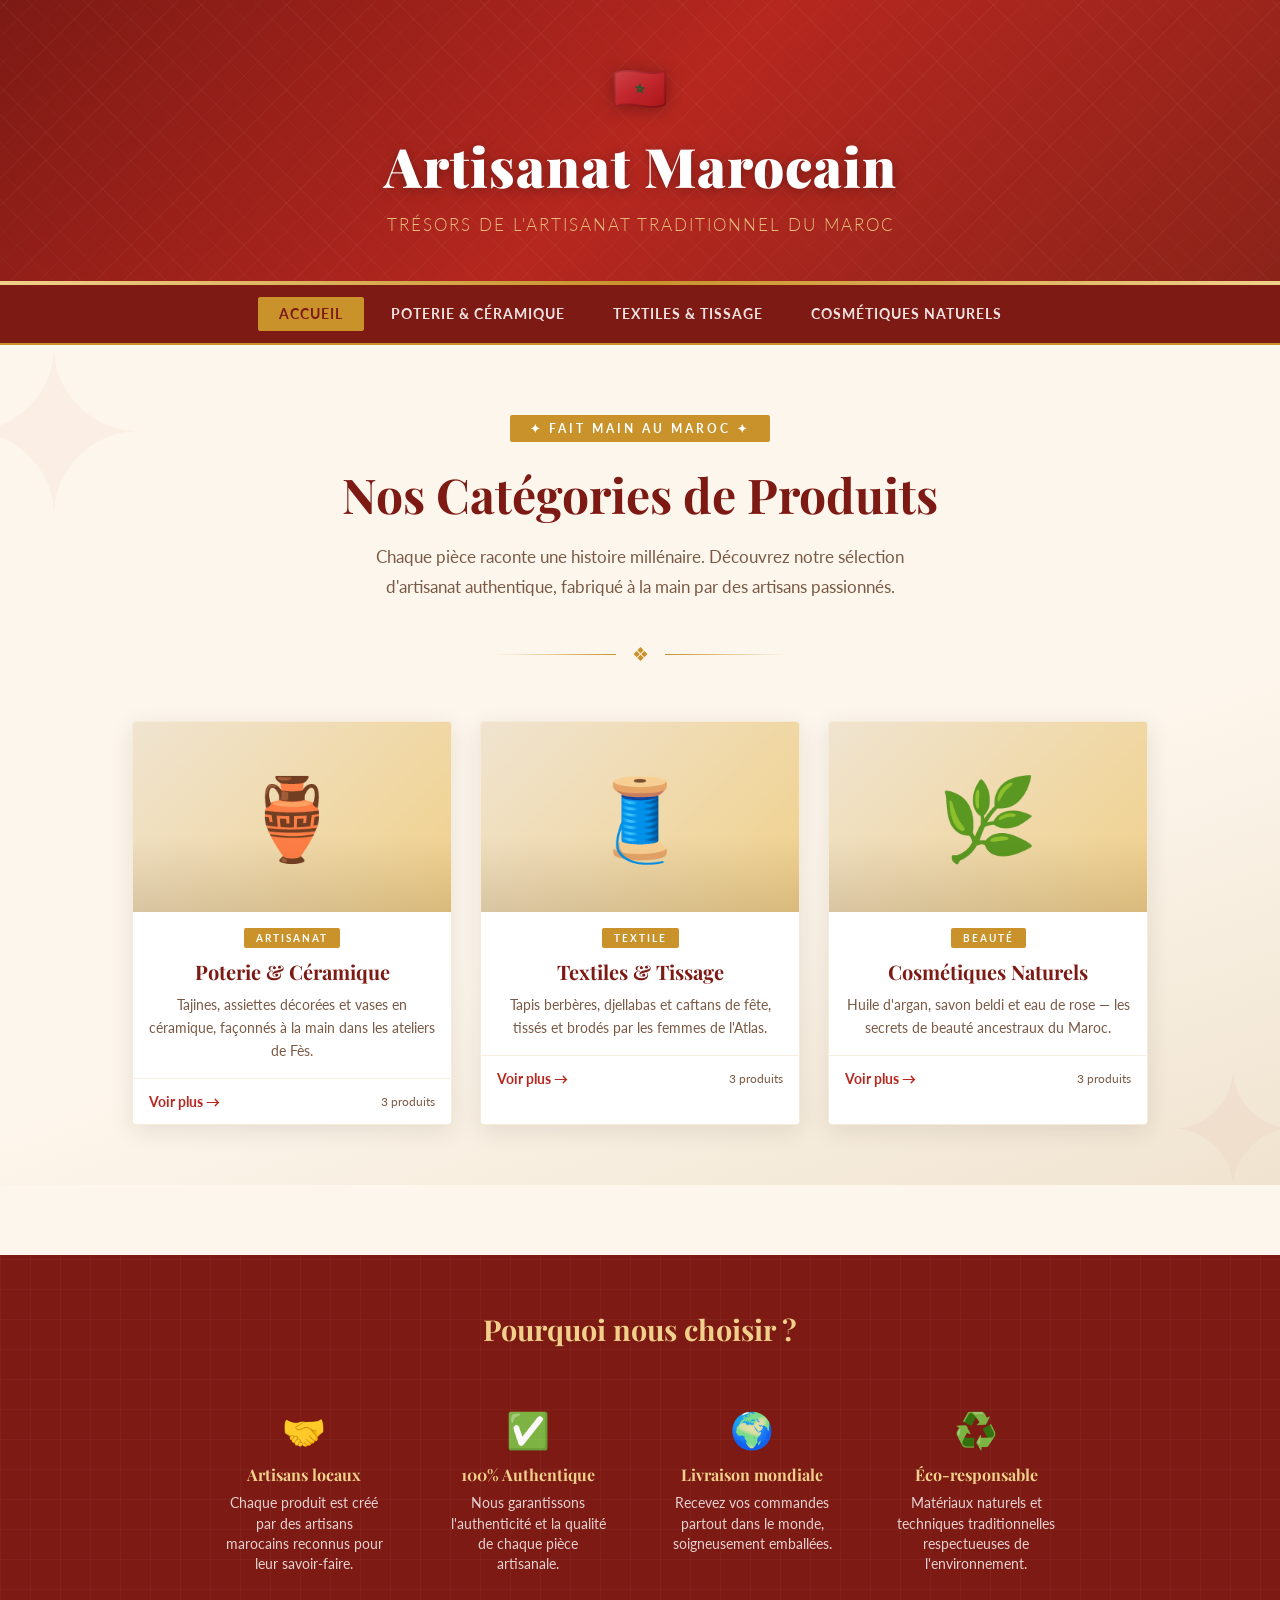
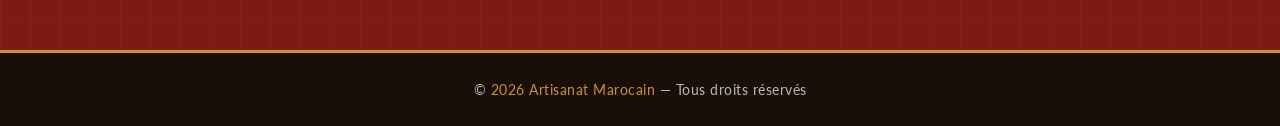
<file: TP1_site_initial/index.html>
<!DOCTYPE html>
<html lang="fr">
<head>
  <meta charset="UTF-8" />
  <meta name="viewport" content="width=device-width, initial-scale=1.0" />
  <title>Artisanat Marocain — Trésors du Maroc</title>
  <link href="https://fonts.googleapis.com/css2?family=Playfair+Display:wght@400;700;900&family=Lato:wght@300;400;700&display=swap" rel="stylesheet" />
  <link rel="stylesheet" href="css/style.css" />
</head>
<body>

  <header>
    <span class="header-ornement">🇲🇦</span>
    <h1>Artisanat Marocain</h1>
    <p>Trésors de l'artisanat traditionnel du Maroc</p>
  </header>

  <nav>
    <a href="index.html" class="active">Accueil</a>
    <a href="categories/poterie-ceramique.html">Poterie & Céramique</a>
    <a href="categories/textiles-tissage.html">Textiles & Tissage</a>
    <a href="categories/cosmetiques-naturels.html">Cosmétiques Naturels</a>
  </nav>

  <section class="hero">
    <span class="hero-badge">✦ Fait main au Maroc ✦</span>
    <h2>Nos Catégories de Produits</h2>
    <p class="hero-desc">
      Chaque pièce raconte une histoire millénaire. Découvrez notre sélection
      d'artisanat authentique, fabriqué à la main par des artisans passionnés.
    </p>
    <div class="divider"><span>❖</span></div>

    <div class="cards">
      <div class="card">
        <div class="card-img">🏺</div>
        <span class="card-tag">Artisanat</span>
        <h3>Poterie & Céramique</h3>
        <p>Tajines, assiettes décorées et vases en céramique, façonnés à la main dans les ateliers de Fès.</p>
        <div class="card-footer">
          <a href="categories/poterie-ceramique.html">Voir plus →</a>
          <span class="card-count">3 produits</span>
        </div>
      </div>

      <div class="card">
        <div class="card-img">🧵</div>
        <span class="card-tag">Textile</span>
        <h3>Textiles & Tissage</h3>
        <p>Tapis berbères, djellabas et caftans de fête, tissés et brodés par les femmes de l'Atlas.</p>
        <div class="card-footer">
          <a href="categories/textiles-tissage.html">Voir plus →</a>
          <span class="card-count">3 produits</span>
        </div>
      </div>

      <div class="card">
        <div class="card-img">🌿</div>
        <span class="card-tag">Beauté</span>
        <h3>Cosmétiques Naturels</h3>
        <p>Huile d'argan, savon beldi et eau de rose — les secrets de beauté ancestraux du Maroc.</p>
        <div class="card-footer">
          <a href="categories/cosmetiques-naturels.html">Voir plus →</a>
          <span class="card-count">3 produits</span>
        </div>
      </div>
    </div>
  </section>

  <section class="valeurs">
    <h3 class="valeurs-titre">Pourquoi nous choisir ?</h3>
    <div class="valeurs-grid">
      <div class="valeur-item">
        <span class="valeur-icon">🤝</span>
        <h4>Artisans locaux</h4>
        <p>Chaque produit est créé par des artisans marocains reconnus pour leur savoir-faire.</p>
      </div>
      <div class="valeur-item">
        <span class="valeur-icon">✅</span>
        <h4>100% Authentique</h4>
        <p>Nous garantissons l'authenticité et la qualité de chaque pièce artisanale.</p>
      </div>
      <div class="valeur-item">
        <span class="valeur-icon">🌍</span>
        <h4>Livraison mondiale</h4>
        <p>Recevez vos commandes partout dans le monde, soigneusement emballées.</p>
      </div>
      <div class="valeur-item">
        <span class="valeur-icon">♻️</span>
        <h4>Éco-responsable</h4>
        <p>Matériaux naturels et techniques traditionnelles respectueuses de l'environnement.</p>
      </div>
    </div>
  </section>

  <footer>
    <p>&copy; <span id="annee"></span> <span>Artisanat Marocain</span> — Tous droits réservés</p>
  </footer>

  <script src="js/script.js"></script>
</body>
</html>
</file>
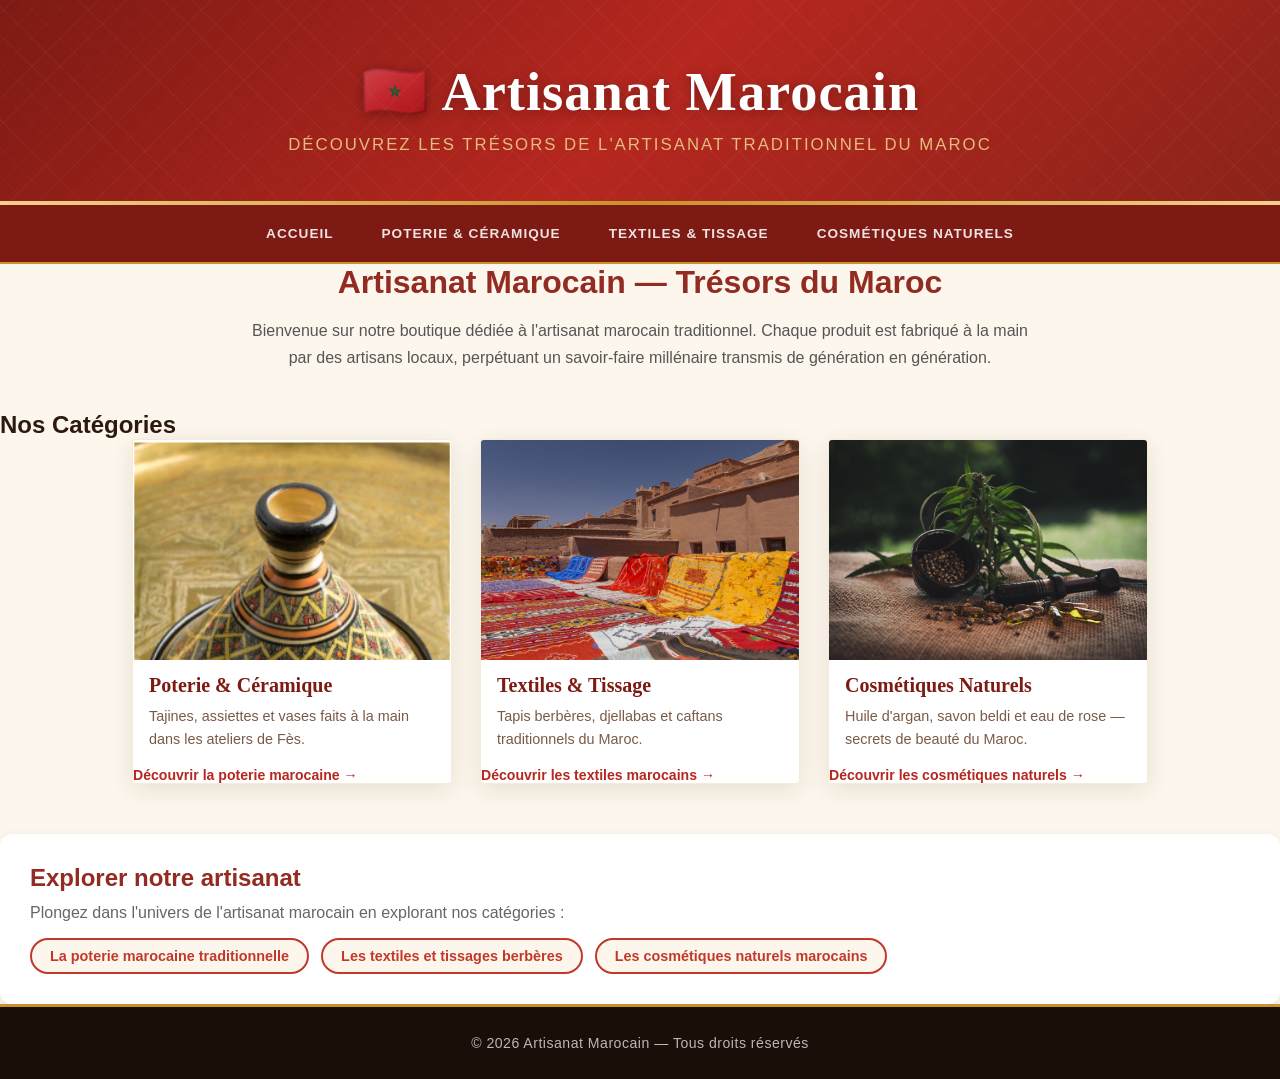
<file: TP2_site_optimise/index.html>
<!DOCTYPE html>
<html lang="fr">
<head>
  <meta charset="UTF-8" />
  <meta name="viewport" content="width=device-width, initial-scale=1.0" />
  <title>Artisanat Marocain</title>
  <link rel="stylesheet" href="css/style.css" />
</head>
<body>

  <!-- HEADER -->
  <header>
    <h1>🇲🇦 Artisanat Marocain</h1>
    <p>Découvrez les trésors de l'artisanat traditionnel du Maroc</p>
  </header>

  <!-- NAVIGATION -->
  <nav>
    <a href="index.html">Accueil</a>
    <a href="categories/poterie-ceramique.html">Poterie & Céramique</a>
    <a href="categories/textiles-tissage.html">Textiles & Tissage</a>
    <a href="categories/cosmetiques-naturels.html">Cosmétiques Naturels</a>
  </nav>

  <!-- CONTENU PRINCIPAL -->
  <main>
    <h1>Artisanat Marocain — Trésors du Maroc</h1>
    <p>Bienvenue sur notre boutique dédiée à l'artisanat marocain traditionnel. Chaque produit est fabriqué à la main par des artisans locaux, perpétuant un savoir-faire millénaire transmis de génération en génération.</p>
    <h2>Nos Catégories</h2>
    <div class="cards">
      <div class="card">
        <img src="images/Tajine-traditionnel.PNG" alt="Tajine marocain en céramique artisanale fabriqué à Fès" />
        <h3>Poterie & Céramique</h3>
        <p>Tajines, assiettes et vases faits à la main dans les ateliers de Fès.</p>
        <a href="categories/poterie-ceramique.html">Découvrir la poterie marocaine →</a>
      </div>
      <div class="card">
        <img src="images/Tapis-Berbère.jpg" alt="Tapis berbère tissé à la main par les femmes de l'Atlas" />
        <h3>Textiles & Tissage</h3>
        <p>Tapis berbères, djellabas et caftans traditionnels du Maroc.</p>
        <a href="categories/textiles-tissage.html">Découvrir les textiles marocains →</a>
      </div>
      <div class="card">
        <img src="images/huile-d-argan-.png" alt="Huile d'argan pure extraite à la main dans la région de Souss" />
        <h3>Cosmétiques Naturels</h3>
        <p>Huile d'argan, savon beldi et eau de rose — secrets de beauté du Maroc.</p>
        <a href="categories/cosmetiques-naturels.html">Découvrir les cosmétiques naturels →</a>
      </div>
    </div>
    <section class="maillage">
      <h2>Explorer notre artisanat</h2>
      <p>Plongez dans l'univers de l'artisanat marocain en explorant nos catégories :</p>
      <ul>
        <li><a href="categories/poterie-ceramique.html">La poterie marocaine traditionnelle</a></li>
        <li><a href="categories/textiles-tissage.html">Les textiles et tissages berbères</a></li>
        <li><a href="categories/cosmetiques-naturels.html">Les cosmétiques naturels marocains</a></li>
      </ul>
    </section>
  </main>

  <!-- FOOTER -->
  <footer>
    <p>&copy; 2026 Artisanat Marocain — Tous droits réservés</p>
  </footer>

  <script src="js/script.js"></script>
</body>
</html>
</file>
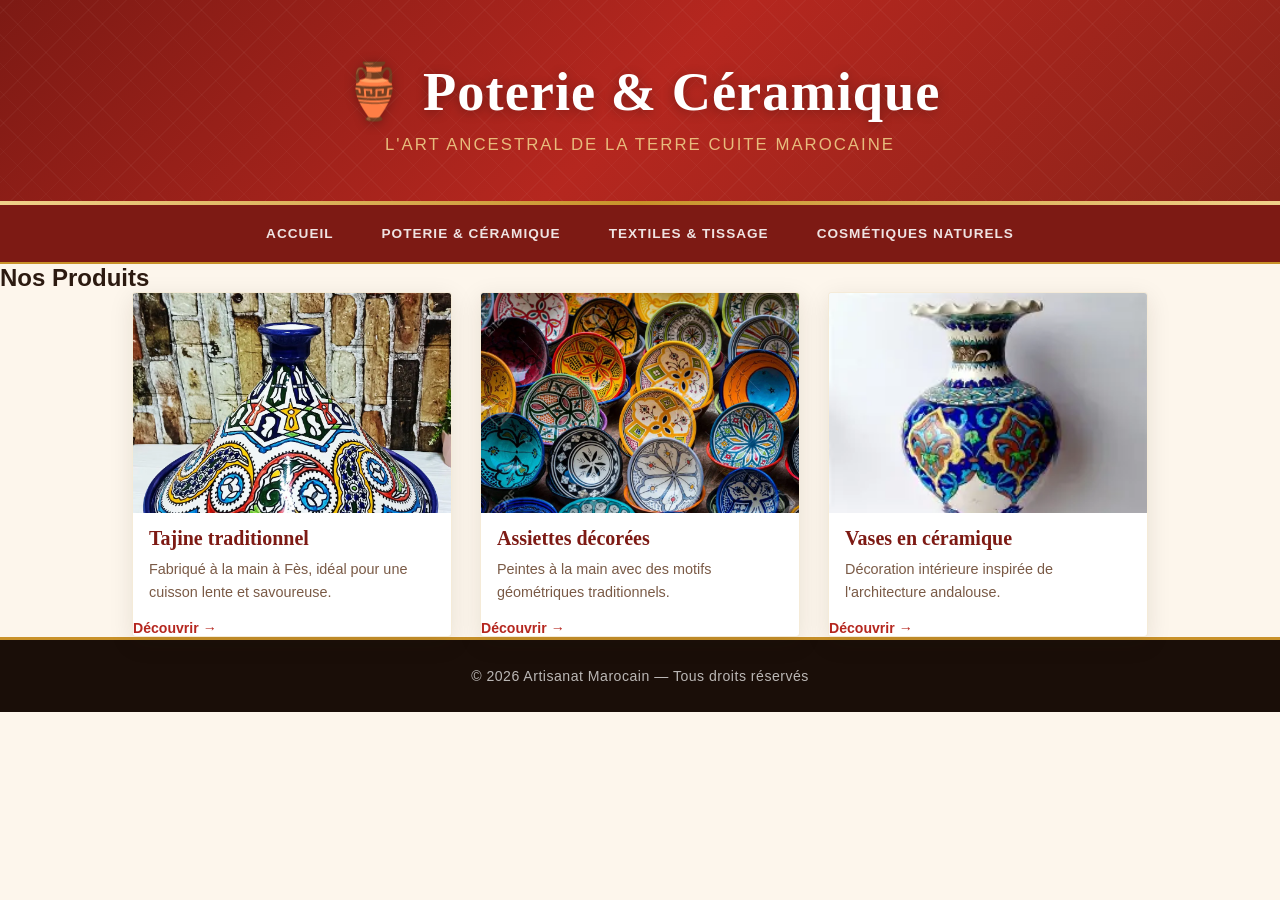
<file: TP1_site_initial/categories/poterie-ceramique.html>
<!DOCTYPE html>
<html lang="fr">
<head>
  <meta charset="UTF-8" />
  <meta name="viewport" content="width=device-width, initial-scale=1.0" />
  <title>Poterie & Céramique - Artisanat Marocain</title>
  <link rel="stylesheet" href="../css/style.css" />
</head>
<body>

  <!-- HEADER -->
  <header>
    <h1>🏺 Poterie & Céramique</h1>
    <p>L'art ancestral de la terre cuite marocaine</p>
  </header>

  <!-- NAVIGATION -->
  <nav>
    <a href="../index.html">Accueil</a>
    <a href="poterie-ceramique.html">Poterie & Céramique</a>
    <a href="textiles-tissage.html">Textiles & Tissage</a>
    <a href="cosmetiques-naturels.html">Cosmétiques Naturels</a>
  </nav>

  <!-- CONTENU -->
  <main>
    <h2>Nos Produits</h2>
    <div class="cards">

      <div class="card">
        <img src="../images/Tjin-Traditionnel.webp" alt="Tajine" />
        <h3>Tajine traditionnel</h3>
        <p>Fabriqué à la main à Fès, idéal pour une cuisson lente et savoureuse.</p>
        <a href="#">Découvrir →</a>
      </div>

      <div class="card">
        <img src="../images/Assiettes-décorées.webp" alt="Assiette" />
        <h3>Assiettes décorées</h3>
        <p>Peintes à la main avec des motifs géométriques traditionnels.</p>
        <a href="#">Découvrir →</a>
      </div>

      <div class="card">
        <img src="../images/Vase.webp" alt="Vase" />
        <h3>Vases en céramique</h3>
        <p>Décoration intérieure inspirée de l'architecture andalouse.</p>
        <a href="#">Découvrir →</a>
      </div>

    </div>
  </main>

  <!-- FOOTER -->
  <footer>
    <p>&copy; 2026 Artisanat Marocain — Tous droits réservés</p>
  </footer>

  <script src="../js/script.js"></script>
</body>
</html>
</file>
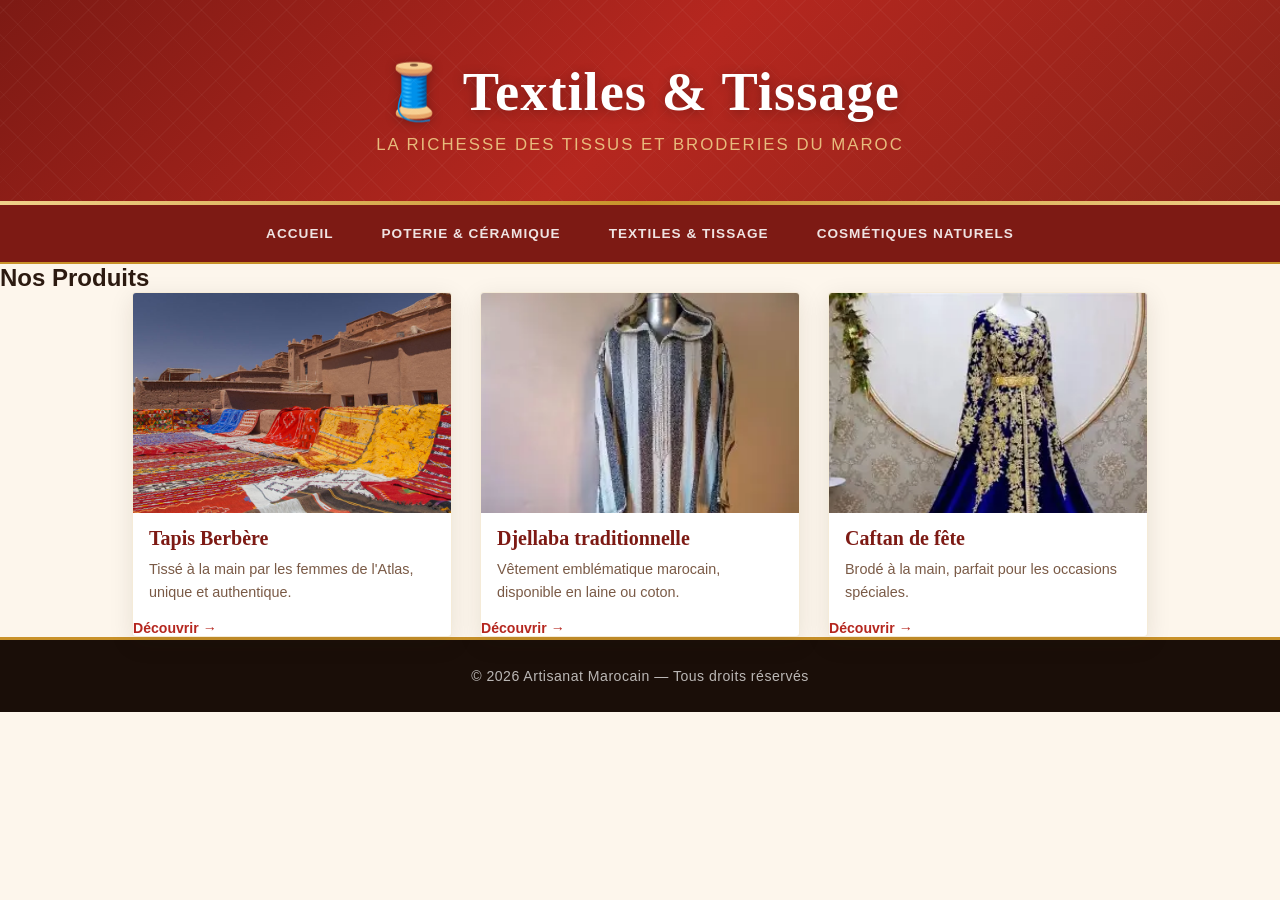
<file: TP1_site_initial/categories/textiles-tissage.html>
<!DOCTYPE html>
<html lang="fr">
<head>
  <meta charset="UTF-8" />
  <meta name="viewport" content="width=device-width, initial-scale=1.0" />
  <title>Textiles & Tissage - Artisanat Marocain</title>
  <link rel="stylesheet" href="../css/style.css" />
</head>
<body>

  <!-- HEADER -->
  <header>
    <h1>🧵 Textiles & Tissage</h1>
    <p>La richesse des tissus et broderies du Maroc</p>
  </header>

  <!-- NAVIGATION -->
  <nav>
    <a href="../index.html">Accueil</a>
    <a href="poterie-ceramique.html">Poterie & Céramique</a>
    <a href="textiles-tissage.html">Textiles & Tissage</a>
    <a href="cosmetiques-naturels.html">Cosmétiques Naturels</a>
  </nav>

  <!-- CONTENU -->
  <main>
    <h2>Nos Produits</h2>
    <div class="cards">

      <div class="card">
        <img src="../images/Tapis-Berbère.jpg" alt="Tapis berbère" />
        <h3>Tapis Berbère</h3>
        <p>Tissé à la main par les femmes de l'Atlas, unique et authentique.</p>
        <a href="#">Découvrir →</a>
      </div>

      <div class="card">
        <img src="../images/jalaba.webp" alt="Djellaba" />
        <h3>Djellaba traditionnelle</h3>
        <p>Vêtement emblématique marocain, disponible en laine ou coton.</p>
        <a href="#">Découvrir →</a>
      </div>

      <div class="card">
        <img src="../images/Caftan.webp" alt="Caftan" />
        <h3>Caftan de fête</h3>
        <p>Brodé à la main, parfait pour les occasions spéciales.</p>
        <a href="#">Découvrir →</a>
      </div>

    </div>
  </main>

  <!-- FOOTER -->
  <footer>
    <p>&copy; 2026 Artisanat Marocain — Tous droits réservés</p>
  </footer>

  <script src="../js/script.js"></script>
</body>
</html>
</file>
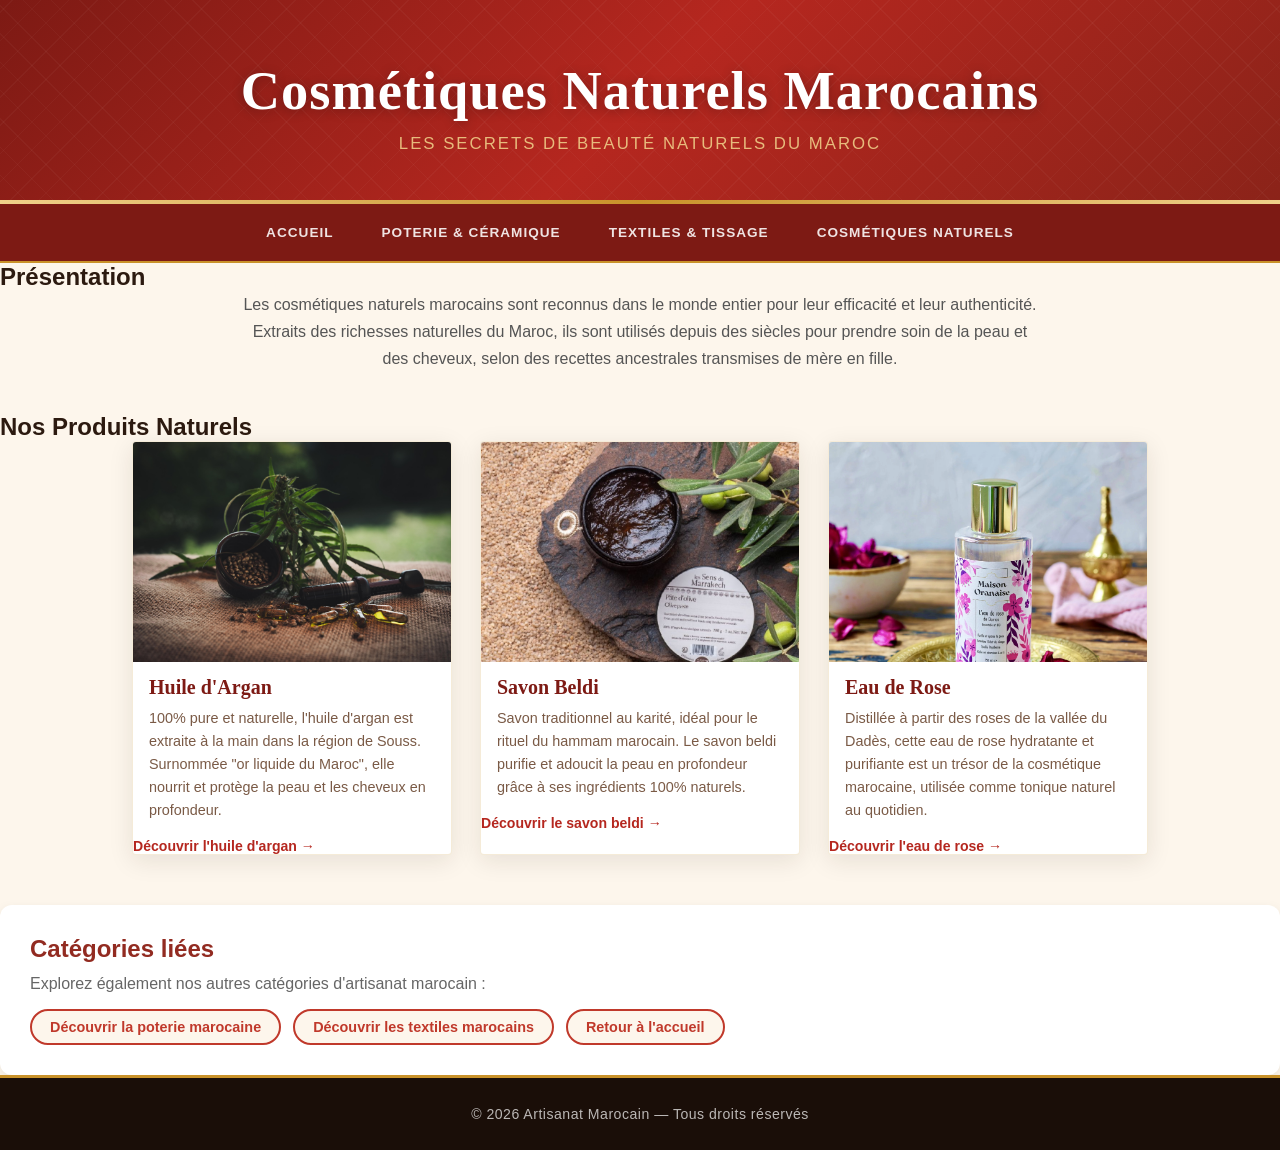
<file: TP2_site_optimise/categories/cosmetiques-naturels.html>
<!DOCTYPE html>
<html lang="fr">
<head>
  <meta charset="UTF-8" />
  <meta name="viewport" content="width=device-width, initial-scale=1.0" />
  <title>Cosmétiques naturels marocains - Huile d'argan, savon beldi et eau de rose</title>
  <meta name="description" content="Découvrez les cosmétiques naturels marocains : huile d'argan pure, savon beldi traditionnel et eau de rose de la vallée du Dadès. Beauté naturelle authentique." />
  <link rel="stylesheet" href="../css/style.css" />
</head>
<body>

  <header>
    <h1>Cosmétiques Naturels Marocains</h1>
    <p>Les secrets de beauté naturels du Maroc</p>
  </header>

  <nav>
    <a href="../index.html">Accueil</a>
    <a href="poterie-ceramique.html">Poterie & Céramique</a>
    <a href="textiles-tissage.html">Textiles & Tissage</a>
    <a href="cosmetiques-naturels.html">Cosmétiques Naturels</a>
  </nav>

  <main>
    <h2>Présentation</h2>
    <p>Les cosmétiques naturels marocains sont reconnus dans le monde entier pour leur efficacité et leur authenticité. Extraits des richesses naturelles du Maroc, ils sont utilisés depuis des siècles pour prendre soin de la peau et des cheveux, selon des recettes ancestrales transmises de mère en fille.</p>

    <h2>Nos Produits Naturels</h2>
    <div class="cards">

      <div class="card">
        <img src="../images/huile-d-argan-.png" alt="Huile d'argan pure extraite à la main dans la région de Souss au Maroc" />
        <h3>Huile d'Argan</h3>
        <p>100% pure et naturelle, l'huile d'argan est extraite à la main dans la région de Souss. Surnommée "or liquide du Maroc", elle nourrit et protège la peau et les cheveux en profondeur.</p>
        <a href="#">Découvrir l'huile d'argan →</a>
      </div>

      <div class="card">
        <img src="../images/Savon-Beldi.jpg" alt="Savon beldi traditionnel marocain au karité pour le hammam" />
        <h3>Savon Beldi</h3>
        <p>Savon traditionnel au karité, idéal pour le rituel du hammam marocain. Le savon beldi purifie et adoucit la peau en profondeur grâce à ses ingrédients 100% naturels.</p>
        <a href="#">Découvrir le savon beldi →</a>
      </div>

      <div class="card">
        <img src="../images/eau-rose.webp" alt="Eau de rose distillée à partir des roses de la vallée du Dadès au Maroc" />
        <h3>Eau de Rose</h3>
        <p>Distillée à partir des roses de la vallée du Dadès, cette eau de rose hydratante et purifiante est un trésor de la cosmétique marocaine, utilisée comme tonique naturel au quotidien.</p>
        <a href="#">Découvrir l'eau de rose →</a>
      </div>

    </div>

    <section class="maillage">
      <h2>Catégories liées</h2>
      <p>Explorez également nos autres catégories d'artisanat marocain :</p>
      <ul>
        <li><a href="poterie-ceramique.html">Découvrir la poterie marocaine</a></li>
        <li><a href="textiles-tissage.html">Découvrir les textiles marocains</a></li>
        <li><a href="../index.html">Retour à l'accueil</a></li>
      </ul>
    </section>
  </main>

  <footer>
    <p>&copy; 2026 Artisanat Marocain — Tous droits réservés</p>
  </footer>

  <script src="../js/script.js"></script>
</body>
</html>
</file>
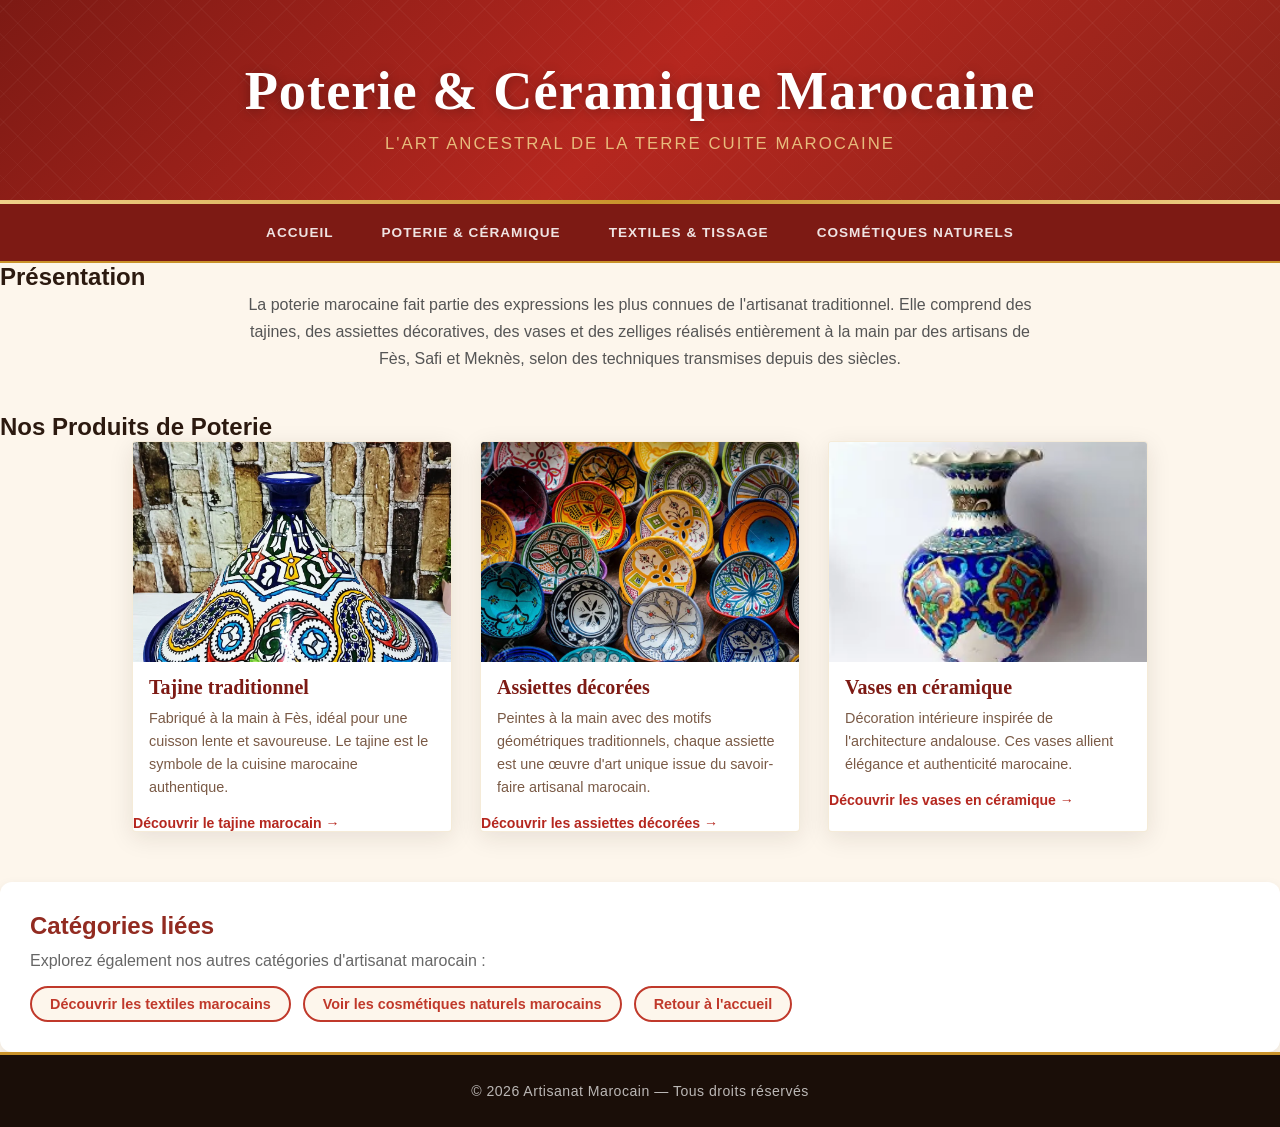
<file: TP2_site_optimise/categories/poterie-ceramique.html>
<!DOCTYPE html>
<html lang="fr">
<head>
  <meta charset="UTF-8" />
  <meta name="viewport" content="width=device-width, initial-scale=1.0" />
  <title>Poterie marocaine - Tajines et céramique artisanale de Fès</title>
  <meta name="description" content="Découvrez la poterie marocaine traditionnelle : tajines, assiettes décorées et vases en céramique fabriqués à la main par les artisans de Fès et Safi." />
  <link rel="stylesheet" href="../css/style.css" />
</head>
<body>

  <header>
    <h1>Poterie & Céramique Marocaine</h1>
    <p>L'ART ANCESTRAL DE LA TERRE CUITE MAROCAINE</p>
  </header>

  <nav>
    <a href="../index.html">Accueil</a>
    <a href="poterie-ceramique.html">Poterie & Céramique</a>
    <a href="textiles-tissage.html">Textiles & Tissage</a>
    <a href="cosmetiques-naturels.html">Cosmétiques Naturels</a>
  </nav>

  <main>
    <h2>Présentation</h2>
    <p>La poterie marocaine fait partie des expressions les plus connues de l'artisanat traditionnel. Elle comprend des tajines, des assiettes décoratives, des vases et des zelliges réalisés entièrement à la main par des artisans de Fès, Safi et Meknès, selon des techniques transmises depuis des siècles.</p>

    <h2>Nos Produits de Poterie</h2>
    <div class="cards">

      <div class="card">
        <img src="../images/Tjin-Traditionnel.webp" alt="Tajine marocain en céramique artisanale fabriqué à Fès" />
        <h3>Tajine traditionnel</h3>
        <p>Fabriqué à la main à Fès, idéal pour une cuisson lente et savoureuse. Le tajine est le symbole de la cuisine marocaine authentique.</p>
        <a href="#">Découvrir le tajine marocain →</a>
      </div>

      <div class="card">
        <img src="../images/Assiettes-décorées.webp" alt="Assiettes décorées peintes à la main avec motifs géométriques marocains" />
        <h3>Assiettes décorées</h3>
        <p>Peintes à la main avec des motifs géométriques traditionnels, chaque assiette est une œuvre d'art unique issue du savoir-faire artisanal marocain.</p>
        <a href="#">Découvrir les assiettes décorées →</a>
      </div>

      <div class="card">
        <img src="../images/Vase.webp" alt="Vase en céramique marocaine inspiration andalouse" />
        <h3>Vases en céramique</h3>
        <p>Décoration intérieure inspirée de l'architecture andalouse. Ces vases allient élégance et authenticité marocaine.</p>
        <a href="#">Découvrir les vases en céramique →</a>
      </div>

    </div>

    <section class="maillage">
      <h2>Catégories liées</h2>
      <p>Explorez également nos autres catégories d'artisanat marocain :</p>
      <ul>
        <li><a href="textiles-tissage.html">Découvrir les textiles marocains</a></li>
        <li><a href="cosmetiques-naturels.html">Voir les cosmétiques naturels marocains</a></li>
        <li><a href="../index.html">Retour à l'accueil</a></li>
      </ul>
    </section>
  </main>

  <footer>
    <p>&copy; 2026 Artisanat Marocain — Tous droits réservés</p>
  </footer>

  <script src="../js/script.js"></script>
</body>
</html>
</file>
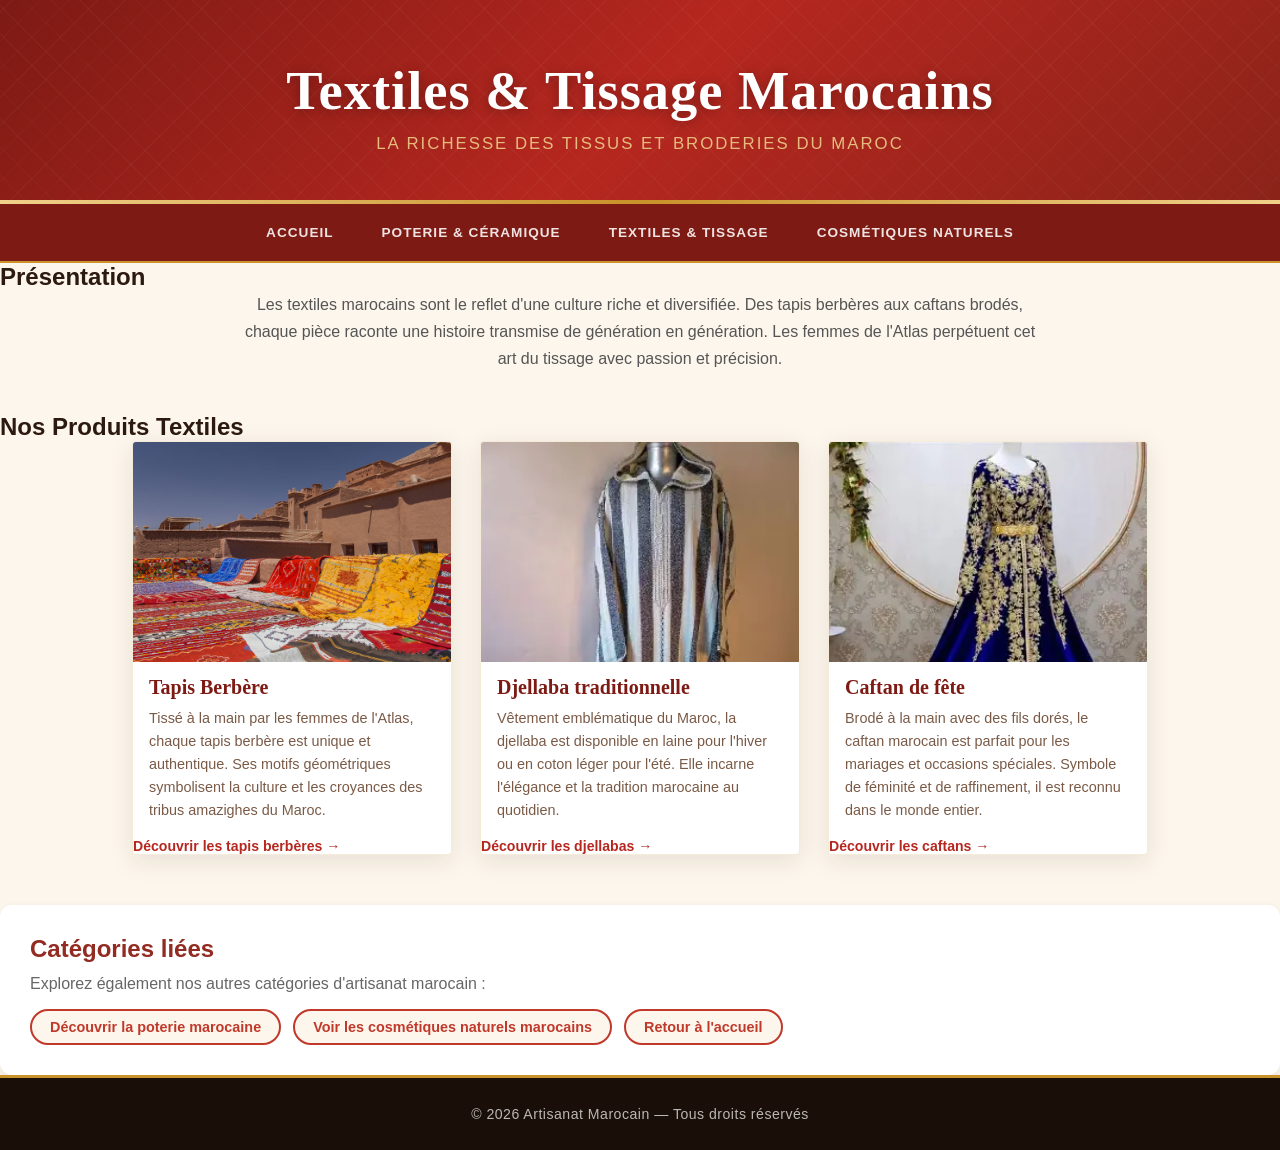
<file: TP2_site_optimise/categories/textiles-tissage.html>
<!DOCTYPE html>
<html lang="fr">
<head>
  <meta charset="UTF-8" />
  <meta name="viewport" content="width=device-width, initial-scale=1.0" />
  <title>Textiles marocains - Tapis berbères et vêtements traditionnels</title>
  <meta name="description" content="Découvrez les textiles marocains authentiques : tapis berbères tissés à la main, djellabas en laine et caftans brodés pour occasions spéciales." />
  <link rel="stylesheet" href="../css/style.css" />
</head>
<body>

  <header>
    <h1>Textiles & Tissage Marocains</h1>
    <p>La richesse des tissus et broderies du Maroc</p>
  </header>

  <nav>
    <a href="../index.html">Accueil</a>
    <a href="poterie-ceramique.html">Poterie & Céramique</a>
    <a href="textiles-tissage.html">Textiles & Tissage</a>
    <a href="cosmetiques-naturels.html">Cosmétiques Naturels</a>
  </nav>

  <main>
    <h2>Présentation</h2>
    <p>Les textiles marocains sont le reflet d'une culture riche et diversifiée. Des tapis berbères aux caftans brodés, chaque pièce raconte une histoire transmise de génération en génération. Les femmes de l'Atlas perpétuent cet art du tissage avec passion et précision.</p>

    <h2>Nos Produits Textiles</h2>
    <div class="cards">

      <div class="card">
        <img src="../images/Tapis-Berbère.jpg" alt="Tapis berbère tissé à la main par les femmes de l'Atlas marocain" />
        <h3>Tapis Berbère</h3>
        <p>Tissé à la main par les femmes de l'Atlas, chaque tapis berbère est unique et authentique. Ses motifs géométriques symbolisent la culture et les croyances des tribus amazighes du Maroc.</p>
        <a href="#">Découvrir les tapis berbères →</a>
      </div>

      <div class="card">
        <img src="../images/jalaba.webp" alt="Djellaba traditionnelle marocaine en laine disponible en différentes couleurs" />
        <h3>Djellaba traditionnelle</h3>
        <p>Vêtement emblématique du Maroc, la djellaba est disponible en laine pour l'hiver ou en coton léger pour l'été. Elle incarne l'élégance et la tradition marocaine au quotidien.</p>
        <a href="#">Découvrir les djellabas →</a>
      </div>

      <div class="card">
        <img src="../images/Caftan.webp" alt="Caftan marocain de fête brodé à la main pour mariages et occasions spéciales" />
        <h3>Caftan de fête</h3>
        <p>Brodé à la main avec des fils dorés, le caftan marocain est parfait pour les mariages et occasions spéciales. Symbole de féminité et de raffinement, il est reconnu dans le monde entier.</p>
        <a href="#">Découvrir les caftans →</a>
      </div>

    </div>

    <section class="maillage">
      <h2>Catégories liées</h2>
      <p>Explorez également nos autres catégories d'artisanat marocain :</p>
      <ul>
        <li><a href="poterie-ceramique.html">Découvrir la poterie marocaine</a></li>
        <li><a href="cosmetiques-naturels.html">Voir les cosmétiques naturels marocains</a></li>
        <li><a href="../index.html">Retour à l'accueil</a></li>
      </ul>
    </section>
  </main>

  <footer>
    <p>&copy; 2026 Artisanat Marocain — Tous droits réservés</p>
  </footer>

  <script src="../js/script.js"></script>
</body>
</html>
</file>
<file: TP1_site_initial/css/style.css>
:root {
  --rouge: #b5271f;
  --rouge-fonce: #7d1a14;
  --rouge-vif: #e03a2f;
  --or: #c9922a;
  --or-clair: #f0d08a;
  --creme: #fdf6ec;
  --creme-fonce: #f0e4d0;
  --texte: #2c1a10;
  --texte-doux: #7a5a46;
}

* { margin: 0; padding: 0; box-sizing: border-box; }

body {
  font-family: 'Lato', sans-serif;
  background-color: var(--creme);
  color: var(--texte);
  overflow-x: hidden;
}

/* ====== HEADER ====== */
header {
  position: relative;
  background: linear-gradient(135deg, var(--rouge-fonce) 0%, var(--rouge) 50%, #8b2319 100%);
  color: white;
  text-align: center;
  padding: 60px 20px 50px;
  overflow: hidden;
}

header::before {
  content: '';
  position: absolute;
  inset: 0;
  background-image:
    repeating-linear-gradient(45deg, rgba(255,255,255,0.03) 0px, rgba(255,255,255,0.03) 1px, transparent 1px, transparent 20px),
    repeating-linear-gradient(-45deg, rgba(255,255,255,0.03) 0px, rgba(255,255,255,0.03) 1px, transparent 1px, transparent 20px);
  pointer-events: none;
}

header::after {
  content: '';
  position: absolute;
  bottom: 0; left: 0; right: 0;
  height: 4px;
  background: linear-gradient(90deg, var(--or-clair), var(--or), var(--or-clair));
}

.header-ornement {
  font-size: 2.8rem;
  margin-bottom: 14px;
  display: block;
  filter: drop-shadow(0 2px 8px rgba(0,0,0,0.3));
}

header h1 {
  font-family: 'Playfair Display', serif;
  font-size: clamp(2rem, 5vw, 3.4rem);
  font-weight: 900;
  letter-spacing: 1px;
  margin-bottom: 12px;
  text-shadow: 0 2px 12px rgba(0,0,0,0.3);
}

header p {
  font-size: 1.05rem;
  font-weight: 300;
  letter-spacing: 2px;
  text-transform: uppercase;
  opacity: 0.88;
  color: var(--or-clair);
}

/* ====== NAV ====== */
nav {
  background-color: var(--rouge-fonce);
  display: flex;
  justify-content: center;
  gap: 6px;
  padding: 12px 20px;
  flex-wrap: wrap;
  border-bottom: 2px solid var(--or);
}

nav a {
  color: rgba(255,255,255,0.88);
  text-decoration: none;
  font-weight: 700;
  font-size: 0.85rem;
  letter-spacing: 1px;
  text-transform: uppercase;
  padding: 8px 20px;
  border-radius: 2px;
  transition: all 0.25s;
  border: 1px solid transparent;
}

nav a:hover, nav a.active {
  background-color: var(--or);
  color: var(--rouge-fonce);
  border-color: var(--or);
}

/* ====== HERO ====== */
.hero {
  position: relative;
  background: linear-gradient(160deg, var(--creme) 60%, var(--creme-fonce) 100%);
  padding: 70px 20px 60px;
  text-align: center;
  overflow: hidden;
}

.hero::before {
  content: '✦';
  position: absolute;
  font-size: 14rem;
  color: rgba(192,57,43,0.04);
  top: -30px; left: -40px;
  line-height: 1;
  pointer-events: none;
}

.hero::after {
  content: '✦';
  position: absolute;
  font-size: 10rem;
  color: rgba(192,57,43,0.04);
  bottom: -20px; right: -20px;
  line-height: 1;
  pointer-events: none;
}

.hero-badge {
  display: inline-block;
  background: var(--or);
  color: white;
  font-size: 0.75rem;
  font-weight: 700;
  letter-spacing: 3px;
  text-transform: uppercase;
  padding: 6px 20px;
  border-radius: 2px;
  margin-bottom: 24px;
}

.hero h2 {
  font-family: 'Playfair Display', serif;
  font-size: clamp(1.8rem, 4vw, 3rem);
  color: var(--rouge-fonce);
  margin-bottom: 18px;
  line-height: 1.2;
}

.hero-desc {
  max-width: 580px;
  margin: 0 auto 40px;
  color: var(--texte-doux);
  font-size: 1.05rem;
  line-height: 1.8;
}

.divider {
  display: flex;
  align-items: center;
  justify-content: center;
  gap: 16px;
  margin-bottom: 55px;
}

.divider::before, .divider::after {
  content: '';
  flex: 1;
  max-width: 120px;
  height: 1px;
  background: linear-gradient(90deg, transparent, var(--or));
}

.divider::after {
  background: linear-gradient(90deg, var(--or), transparent);
}

.divider span { color: var(--or); font-size: 1.2rem; }

/* ====== CARDS ====== */
.cards {
  display: flex;
  gap: 28px;
  justify-content: center;
  flex-wrap: wrap;
  max-width: 1120px;
  margin: 0 auto;
}

.card {
  background-color: white;
  border-radius: 4px;
  box-shadow: 0 6px 24px rgba(44,26,16,0.10);
  width: 320px;
  overflow: hidden;
  transition: transform 0.35s, box-shadow 0.35s;
  border: 1px solid rgba(201,146,42,0.18);
  opacity: 0;
  transform: translateY(40px);
  animation: fadeUp 0.6s ease forwards;
}

.card:nth-child(1) { animation-delay: 0.1s; }
.card:nth-child(2) { animation-delay: 0.25s; }
.card:nth-child(3) { animation-delay: 0.4s; }

@keyframes fadeUp {
  to { opacity: 1; transform: translateY(0); }
}

.card:hover {
  transform: translateY(-8px);
  box-shadow: 0 16px 40px rgba(44,26,16,0.16);
}

.card-img {
  width: 100%;
  height: 190px;
  background: linear-gradient(135deg, var(--creme-fonce), var(--or-clair));
  display: flex;
  align-items: center;
  justify-content: center;
  font-size: 5rem;
  position: relative;
  overflow: hidden;
}

.card-img::after {
  content: '';
  position: absolute;
  inset: 0;
  background: linear-gradient(to bottom, transparent 60%, rgba(44,26,16,0.12));
}

.card-tag {
  display: inline-block;
  background: var(--or);
  color: white;
  font-size: 0.65rem;
  font-weight: 700;
  letter-spacing: 2px;
  text-transform: uppercase;
  padding: 4px 12px;
  margin: 16px 16px 0;
  border-radius: 2px;
}

.card h3 {
  padding: 10px 16px 8px;
  color: var(--rouge-fonce);
  font-family: 'Playfair Display', serif;
  font-size: 1.25rem;
}

.card p {
  padding: 0 16px 16px;
  font-size: 0.9rem;
  color: var(--texte-doux);
  line-height: 1.6;
}

.card-footer {
  padding: 14px 16px;
  border-top: 1px solid rgba(201,146,42,0.15);
  display: flex;
  align-items: center;
  justify-content: space-between;
}

.card a {
  color: var(--rouge);
  font-weight: 700;
  font-size: 0.88rem;
  text-decoration: none;
  display: flex;
  align-items: center;
  gap: 6px;
  transition: gap 0.2s;
}

.card a:hover { gap: 10px; }

.card-count {
  font-size: 0.78rem;
  color: var(--texte-doux);
}

/* ====== VALEURS ====== */
.valeurs {
  background: var(--rouge-fonce);
  color: white;
  padding: 55px 20px;
  margin-top: 70px;
  position: relative;
  overflow: hidden;
}

.valeurs::before {
  content: '';
  position: absolute;
  inset: 0;
  background-image:
    repeating-linear-gradient(0deg, rgba(255,255,255,0.03) 0px, rgba(255,255,255,0.03) 1px, transparent 1px, transparent 30px),
    repeating-linear-gradient(90deg, rgba(255,255,255,0.03) 0px, rgba(255,255,255,0.03) 1px, transparent 1px, transparent 30px);
  pointer-events: none;
}

.valeurs-titre {
  text-align: center;
  font-family: 'Playfair Display', serif;
  font-size: 1.8rem;
  color: var(--or-clair);
  margin-bottom: 40px;
}

.valeurs-grid {
  display: flex;
  gap: 24px;
  justify-content: center;
  flex-wrap: wrap;
  max-width: 960px;
  margin: 0 auto;
}

.valeur-item {
  text-align: center;
  width: 200px;
  padding: 20px;
}

.valeur-icon {
  font-size: 2.2rem;
  margin-bottom: 12px;
  display: block;
}

.valeur-item h4 {
  font-family: 'Playfair Display', serif;
  font-size: 1rem;
  color: var(--or-clair);
  margin-bottom: 8px;
}

.valeur-item p {
  font-size: 0.85rem;
  opacity: 0.8;
  line-height: 1.5;
}
.card img {
  width: 100%;
  height: 220px;
  object-fit: cover;
  object-position: center top;
}

/* ====== FOOTER ====== */
footer {
  background: #1a0e08;
  color: rgba(255,255,255,0.7);
  text-align: center;
  padding: 28px 20px;
  font-size: 0.88rem;
  letter-spacing: 0.5px;
  border-top: 3px solid var(--or);
}

footer span { color: var(--or); }
</file>
<file: TP2_site_optimise/css/style.css>
:root {
  --rouge: #b5271f;
  --rouge-fonce: #7d1a14;
  --rouge-vif: #e03a2f;
  --or: #c9922a;
  --or-clair: #f0d08a;
  --creme: #fdf6ec;
  --creme-fonce: #f0e4d0;
  --texte: #2c1a10;
  --texte-doux: #7a5a46;
}

* { margin: 0; padding: 0; box-sizing: border-box; }

body {
  font-family: 'Lato', sans-serif;
  background-color: var(--creme);
  color: var(--texte);
  overflow-x: hidden;
}

/* ====== HEADER ====== */
header {
  position: relative;
  background: linear-gradient(135deg, var(--rouge-fonce) 0%, var(--rouge) 50%, #8b2319 100%);
  color: white;
  text-align: center;
  padding: 60px 20px 50px;
  overflow: hidden;
}

header::before {
  content: '';
  position: absolute;
  inset: 0;
  background-image:
    repeating-linear-gradient(45deg, rgba(255,255,255,0.03) 0px, rgba(255,255,255,0.03) 1px, transparent 1px, transparent 20px),
    repeating-linear-gradient(-45deg, rgba(255,255,255,0.03) 0px, rgba(255,255,255,0.03) 1px, transparent 1px, transparent 20px);
  pointer-events: none;
}

header::after {
  content: '';
  position: absolute;
  bottom: 0; left: 0; right: 0;
  height: 4px;
  background: linear-gradient(90deg, var(--or-clair), var(--or), var(--or-clair));
}

.header-ornement {
  font-size: 2.8rem;
  margin-bottom: 14px;
  display: block;
  filter: drop-shadow(0 2px 8px rgba(0,0,0,0.3));
}

header h1 {
  font-family: 'Playfair Display', serif;
  font-size: clamp(2rem, 5vw, 3.4rem);
  font-weight: 900;
  letter-spacing: 1px;
  margin-bottom: 12px;
  text-shadow: 0 2px 12px rgba(0,0,0,0.3);
}

header p {
  font-size: 1.05rem;
  font-weight: 300;
  letter-spacing: 2px;
  text-transform: uppercase;
  opacity: 0.88;
  color: var(--or-clair);
}

/* ====== NAV ====== */
nav {
  background-color: var(--rouge-fonce);
  display: flex;
  justify-content: center;
  gap: 6px;
  padding: 12px 20px;
  flex-wrap: wrap;
  border-bottom: 2px solid var(--or);
}

nav a {
  color: rgba(255,255,255,0.88);
  text-decoration: none;
  font-weight: 700;
  font-size: 0.85rem;
  letter-spacing: 1px;
  text-transform: uppercase;
  padding: 8px 20px;
  border-radius: 2px;
  transition: all 0.25s;
  border: 1px solid transparent;
}

nav a:hover, nav a.active {
  background-color: var(--or);
  color: var(--rouge-fonce);
  border-color: var(--or);
}

/* ====== HERO ====== */
.hero {
  position: relative;
  background: linear-gradient(160deg, var(--creme) 60%, var(--creme-fonce) 100%);
  padding: 70px 20px 60px;
  text-align: center;
  overflow: hidden;
}

.hero::before {
  content: '✦';
  position: absolute;
  font-size: 14rem;
  color: rgba(192,57,43,0.04);
  top: -30px; left: -40px;
  line-height: 1;
  pointer-events: none;
}

.hero::after {
  content: '✦';
  position: absolute;
  font-size: 10rem;
  color: rgba(192,57,43,0.04);
  bottom: -20px; right: -20px;
  line-height: 1;
  pointer-events: none;
}

.hero-badge {
  display: inline-block;
  background: var(--or);
  color: white;
  font-size: 0.75rem;
  font-weight: 700;
  letter-spacing: 3px;
  text-transform: uppercase;
  padding: 6px 20px;
  border-radius: 2px;
  margin-bottom: 24px;
}

.hero h2 {
  font-family: 'Playfair Display', serif;
  font-size: clamp(1.8rem, 4vw, 3rem);
  color: var(--rouge-fonce);
  margin-bottom: 18px;
  line-height: 1.2;
}

.hero-desc {
  max-width: 580px;
  margin: 0 auto 40px;
  color: var(--texte-doux);
  font-size: 1.05rem;
  line-height: 1.8;
}

.divider {
  display: flex;
  align-items: center;
  justify-content: center;
  gap: 16px;
  margin-bottom: 55px;
}

.divider::before, .divider::after {
  content: '';
  flex: 1;
  max-width: 120px;
  height: 1px;
  background: linear-gradient(90deg, transparent, var(--or));
}

.divider::after {
  background: linear-gradient(90deg, var(--or), transparent);
}

.divider span { color: var(--or); font-size: 1.2rem; }

/* ====== CARDS ====== */
.cards {
  display: flex;
  gap: 28px;
  justify-content: center;
  flex-wrap: wrap;
  max-width: 1120px;
  margin: 0 auto;
}

.card {
  background-color: white;
  border-radius: 4px;
  box-shadow: 0 6px 24px rgba(44,26,16,0.10);
  width: 320px;
  overflow: hidden;
  transition: transform 0.35s, box-shadow 0.35s;
  border: 1px solid rgba(201,146,42,0.18);
  opacity: 0;
  transform: translateY(40px);
  animation: fadeUp 0.6s ease forwards;
}

.card:nth-child(1) { animation-delay: 0.1s; }
.card:nth-child(2) { animation-delay: 0.25s; }
.card:nth-child(3) { animation-delay: 0.4s; }

@keyframes fadeUp {
  to { opacity: 1; transform: translateY(0); }
}

.card:hover {
  transform: translateY(-8px);
  box-shadow: 0 16px 40px rgba(44,26,16,0.16);
}

.card-img {
  width: 100%;
  height: 190px;
  background: linear-gradient(135deg, var(--creme-fonce), var(--or-clair));
  display: flex;
  align-items: center;
  justify-content: center;
  font-size: 5rem;
  position: relative;
  overflow: hidden;
}

.card-img::after {
  content: '';
  position: absolute;
  inset: 0;
  background: linear-gradient(to bottom, transparent 60%, rgba(44,26,16,0.12));
}

.card-tag {
  display: inline-block;
  background: var(--or);
  color: white;
  font-size: 0.65rem;
  font-weight: 700;
  letter-spacing: 2px;
  text-transform: uppercase;
  padding: 4px 12px;
  margin: 16px 16px 0;
  border-radius: 2px;
}

.card h3 {
  padding: 10px 16px 8px;
  color: var(--rouge-fonce);
  font-family: 'Playfair Display', serif;
  font-size: 1.25rem;
}

.card p {
  padding: 0 16px 16px;
  font-size: 0.9rem;
  color: var(--texte-doux);
  line-height: 1.6;
}

.card-footer {
  padding: 14px 16px;
  border-top: 1px solid rgba(201,146,42,0.15);
  display: flex;
  align-items: center;
  justify-content: space-between;
}

.card a {
  color: var(--rouge);
  font-weight: 700;
  font-size: 0.88rem;
  text-decoration: none;
  display: flex;
  align-items: center;
  gap: 6px;
  transition: gap 0.2s;
}

.card a:hover { gap: 10px; }

.card-count {
  font-size: 0.78rem;
  color: var(--texte-doux);
}

/* ====== VALEURS ====== */
.valeurs {
  background: var(--rouge-fonce);
  color: white;
  padding: 55px 20px;
  margin-top: 70px;
  position: relative;
  overflow: hidden;
}

.valeurs::before {
  content: '';
  position: absolute;
  inset: 0;
  background-image:
    repeating-linear-gradient(0deg, rgba(255,255,255,0.03) 0px, rgba(255,255,255,0.03) 1px, transparent 1px, transparent 30px),
    repeating-linear-gradient(90deg, rgba(255,255,255,0.03) 0px, rgba(255,255,255,0.03) 1px, transparent 1px, transparent 30px);
  pointer-events: none;
}

.valeurs-titre {
  text-align: center;
  font-family: 'Playfair Display', serif;
  font-size: 1.8rem;
  color: var(--or-clair);
  margin-bottom: 40px;
}

.valeurs-grid {
  display: flex;
  gap: 24px;
  justify-content: center;
  flex-wrap: wrap;
  max-width: 960px;
  margin: 0 auto;
}

.valeur-item {
  text-align: center;
  width: 200px;
  padding: 20px;
}

.valeur-icon {
  font-size: 2.2rem;
  margin-bottom: 12px;
  display: block;
}

.valeur-item h4 {
  font-family: 'Playfair Display', serif;
  font-size: 1rem;
  color: var(--or-clair);
  margin-bottom: 8px;
}

.valeur-item p {
  font-size: 0.85rem;
  opacity: 0.8;
  line-height: 1.5;
}
.card img {
  width: 100%;
  height: 220px;
  object-fit: cover;
  object-position: center top;
}

/* ====== FOOTER ====== */
footer {
  background: #1a0e08;
  color: rgba(255,255,255,0.7);
  text-align: center;
  padding: 28px 20px;
  font-size: 0.88rem;
  letter-spacing: 0.5px;
  border-top: 3px solid var(--or);
}

footer span { color: var(--or); }

/* ===== MAILLAGE INTERNE ===== */
.maillage {
  margin-top: 50px;
  background-color: white;
  border-radius: 12px;
  padding: 30px;
  box-shadow: 0 4px 12px rgba(0,0,0,0.08);
}

.maillage h2 {
  color: #922b21;
  margin-bottom: 12px;
}

.maillage p {
  color: #666;
  margin-bottom: 16px;
}

.maillage ul {
  list-style: none;
  display: flex;
  flex-wrap: wrap;
  gap: 12px;
}

.maillage ul li a {
  display: inline-block;
  padding: 8px 18px;
  background-color: #fdf6ec;
  border: 2px solid #c0392b;
  color: #c0392b;
  border-radius: 20px;
  text-decoration: none;
  font-weight: bold;
  font-size: 0.9rem;
  transition: background 0.3s, color 0.3s;
}

.maillage ul li a:hover {
  background-color: #c0392b;
  color: white;
}

/* ===== MAIN H1 ===== */
main h1 {
  text-align: center;
  font-size: 2rem;
  color: #922b21;
  margin-bottom: 16px;
}

main > p {
  text-align: center;
  max-width: 800px;
  margin: 0 auto 40px;
  color: #555;
  line-height: 1.7;
}
</file>
